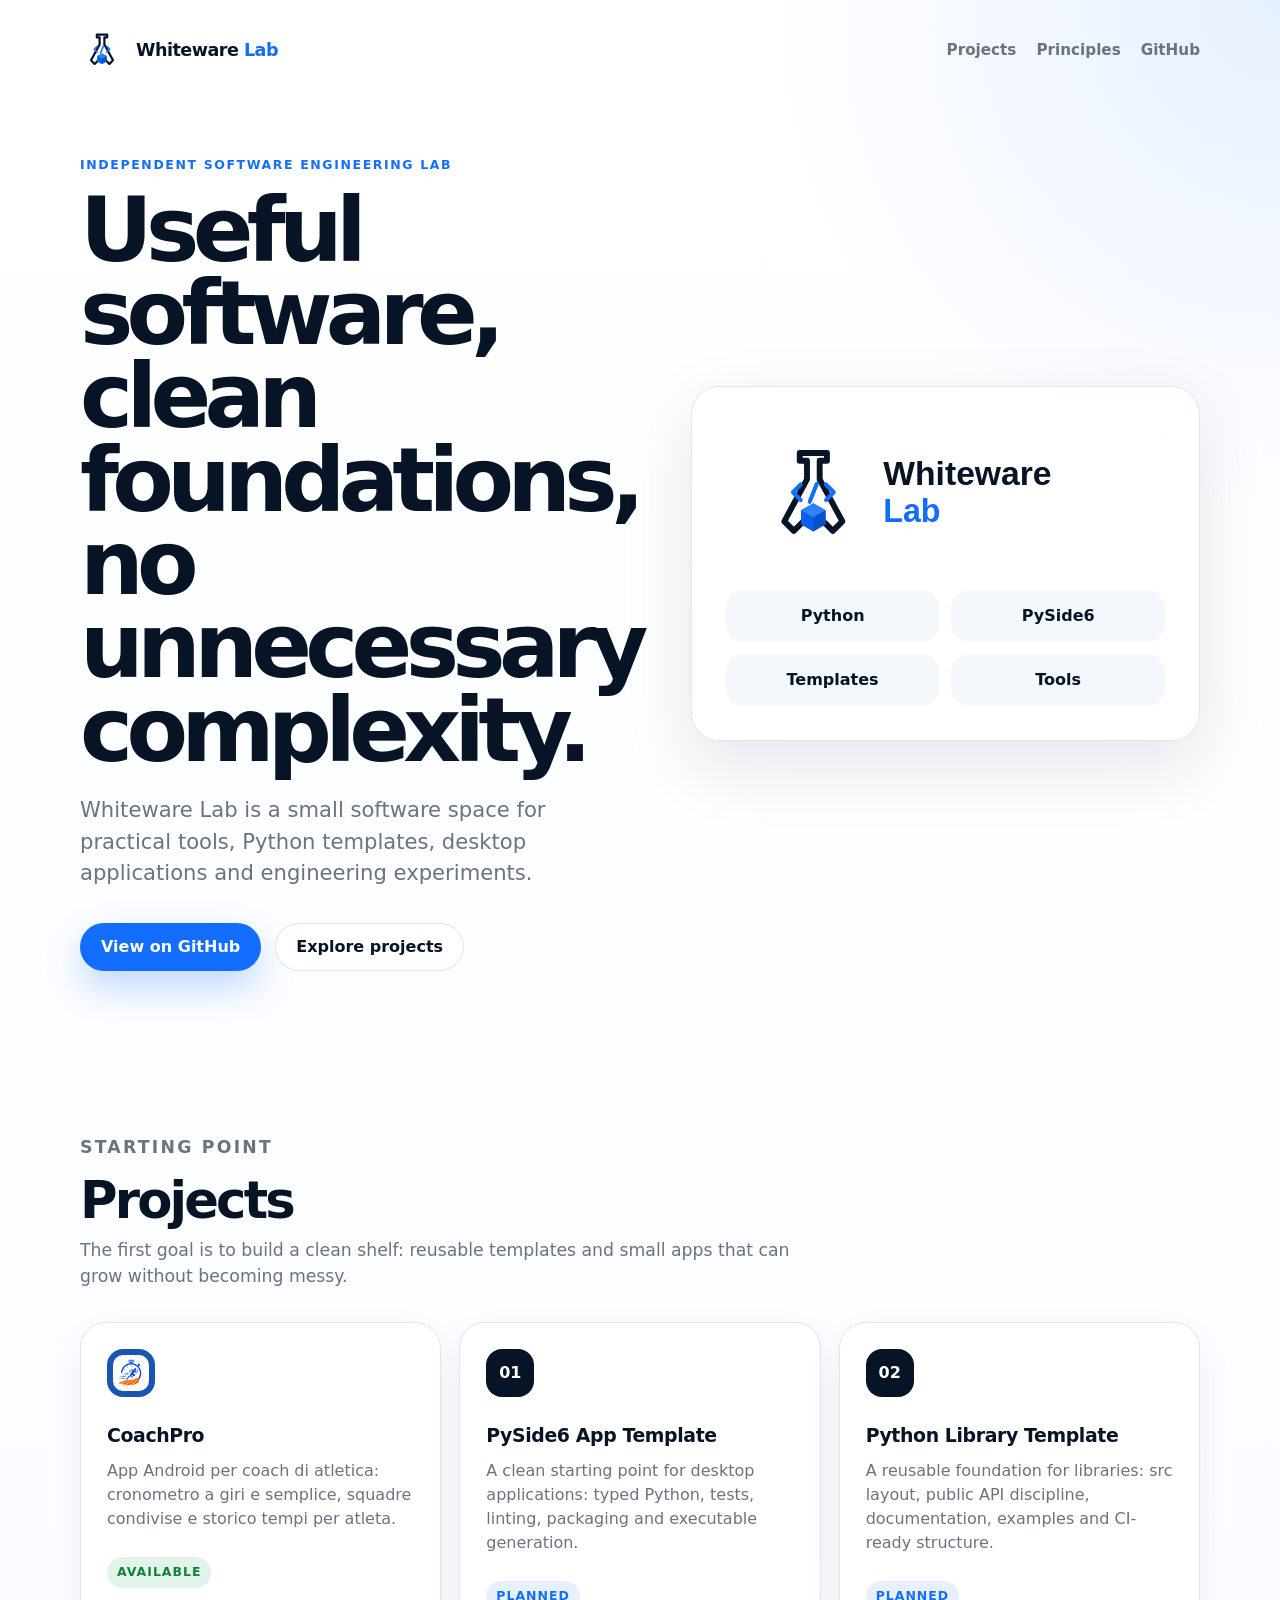
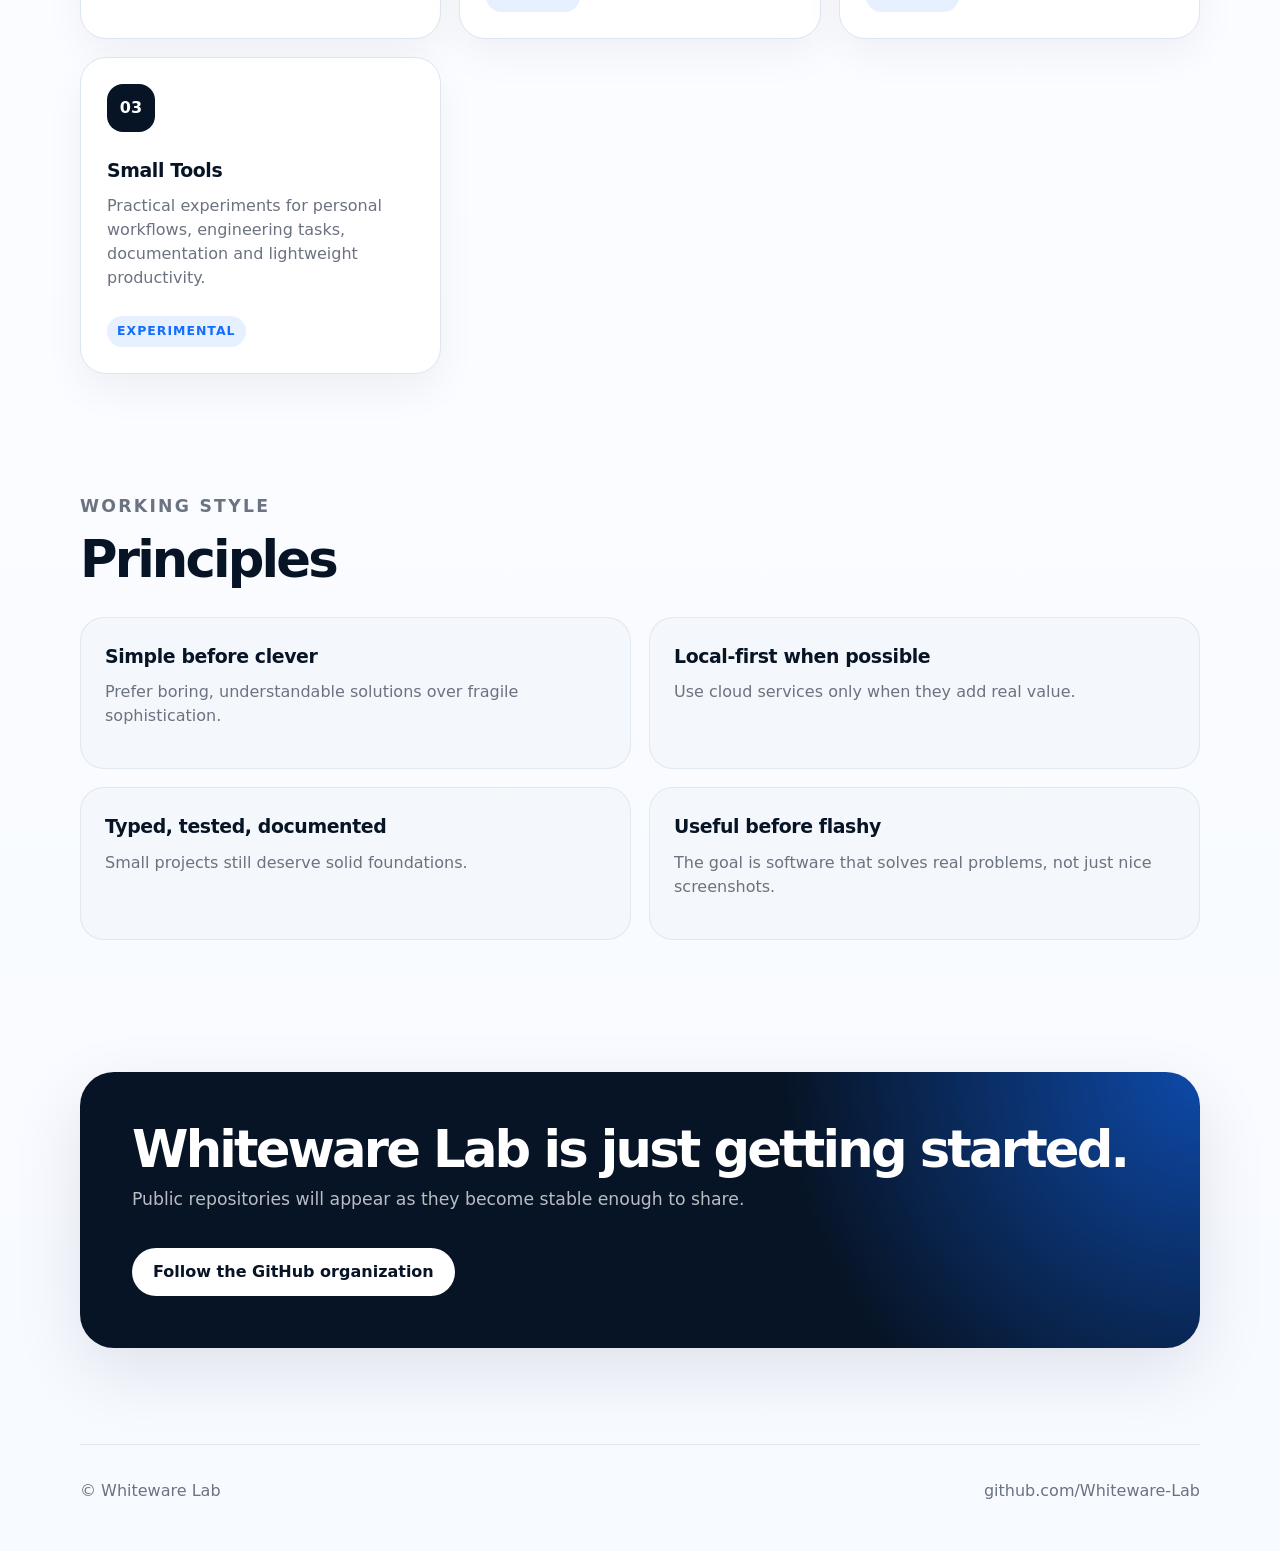
<file: index.html>
<!doctype html>
<html lang="en">
<head>
  <meta charset="utf-8">
  <meta name="viewport" content="width=device-width, initial-scale=1">
  <title>Whiteware Lab</title>
  <meta name="description" content="Whiteware Lab builds practical software tools, Python templates and engineering experiments.">
  <meta name="theme-color" content="#071426">

  <meta property="og:title" content="Whiteware Lab">
  <meta property="og:description" content="Useful software, clean foundations, no unnecessary complexity.">
  <meta property="og:type" content="website">
  <meta property="og:image" content="assets/brand/whiteware-lab-logo-full.png">

  <link rel="icon" href="assets/brand/whiteware-lab-mark.png">
  <link rel="stylesheet" href="styles.css">
</head>
<body>
  <header class="site-header">
    <a class="brand" href="#" aria-label="Whiteware Lab home">
      <img src="assets/brand/whiteware-lab-mark.svg" alt="" class="brand-mark">
      <span class="brand-text">Whiteware <strong>Lab</strong></span>
    </a>

    <nav class="site-nav" aria-label="Main navigation">
      <a href="#projects">Projects</a>
      <a href="#principles">Principles</a>
      <a href="https://github.com/Whiteware-Lab">GitHub</a>
    </nav>
  </header>

  <main>
    <section class="hero">
      <div class="hero-copy">
        <p class="eyebrow">Independent software engineering lab</p>
        <h1>Useful software, clean foundations, no unnecessary complexity.</h1>
        <p class="lead">
          Whiteware Lab is a small software space for practical tools, Python templates,
          desktop applications and engineering experiments.
        </p>
        <div class="hero-actions">
          <a class="button primary" href="https://github.com/Whiteware-Lab">View on GitHub</a>
          <a class="button secondary" href="#projects">Explore projects</a>
        </div>
      </div>

      <div class="hero-card" aria-label="Whiteware Lab identity card">
        <img src="assets/brand/whiteware-lab-logo-full.svg" alt="Whiteware Lab logo" class="logo-full">
        <div class="signal-grid">
          <span>Python</span>
          <span>PySide6</span>
          <span>Templates</span>
          <span>Tools</span>
        </div>
      </div>
    </section>

    <section class="section" id="projects">
      <div class="section-heading">
        <p class="eyebrow">Starting point</p>
        <h2>Projects</h2>
        <p>
          The first goal is to build a clean shelf: reusable templates and small apps
          that can grow without becoming messy.
        </p>
      </div>

      <div class="cards">
        <a class="card card-link" href="coachpro/">
          <div class="card-icon card-icon-image">
            <img src="assets/coachpro/logo.png" alt="">
          </div>
          <h3>CoachPro</h3>
          <p>
            App Android per coach di atletica: cronometro a giri e semplice,
            squadre condivise e storico tempi per atleta.
          </p>
          <span class="status available">available</span>
        </a>

        <article class="card">
          <div class="card-icon">01</div>
          <h3>PySide6 App Template</h3>
          <p>
            A clean starting point for desktop applications: typed Python, tests,
            linting, packaging and executable generation.
          </p>
          <span class="status">planned</span>
        </article>

        <article class="card">
          <div class="card-icon">02</div>
          <h3>Python Library Template</h3>
          <p>
            A reusable foundation for libraries: src layout, public API discipline,
            documentation, examples and CI-ready structure.
          </p>
          <span class="status">planned</span>
        </article>

        <article class="card">
          <div class="card-icon">03</div>
          <h3>Small Tools</h3>
          <p>
            Practical experiments for personal workflows, engineering tasks,
            documentation and lightweight productivity.
          </p>
          <span class="status">experimental</span>
        </article>
      </div>
    </section>

    <section class="section principles" id="principles">
      <div class="section-heading">
        <p class="eyebrow">Working style</p>
        <h2>Principles</h2>
      </div>

      <div class="principle-list">
        <div>
          <h3>Simple before clever</h3>
          <p>Prefer boring, understandable solutions over fragile sophistication.</p>
        </div>
        <div>
          <h3>Local-first when possible</h3>
          <p>Use cloud services only when they add real value.</p>
        </div>
        <div>
          <h3>Typed, tested, documented</h3>
          <p>Small projects still deserve solid foundations.</p>
        </div>
        <div>
          <h3>Useful before flashy</h3>
          <p>The goal is software that solves real problems, not just nice screenshots.</p>
        </div>
      </div>
    </section>

    <section class="cta">
      <h2>Whiteware Lab is just getting started.</h2>
      <p>
        Public repositories will appear as they become stable enough to share.
      </p>
      <a class="button primary" href="https://github.com/Whiteware-Lab">Follow the GitHub organization</a>
    </section>
  </main>

  <footer class="site-footer">
    <span>© Whiteware Lab</span>
    <a href="https://github.com/Whiteware-Lab">github.com/Whiteware-Lab</a>
  </footer>
</body>
</html>
</file>
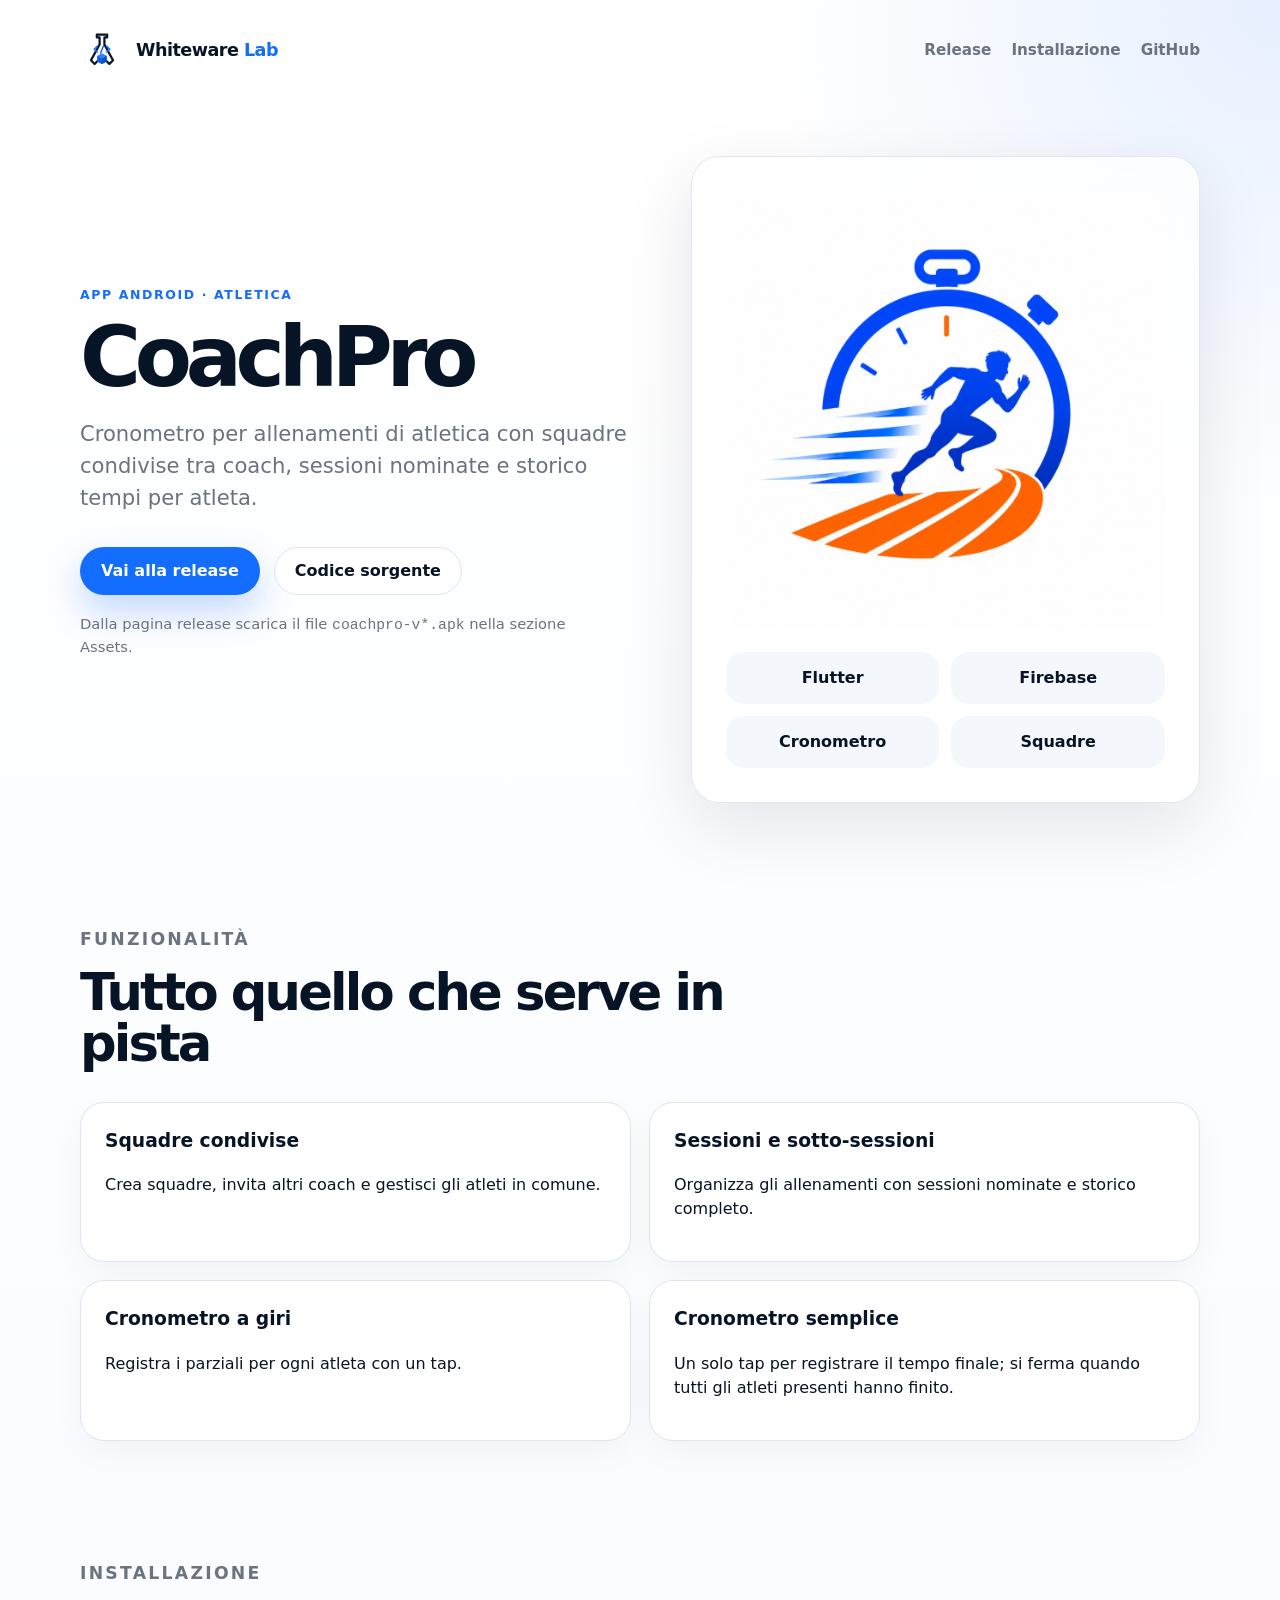
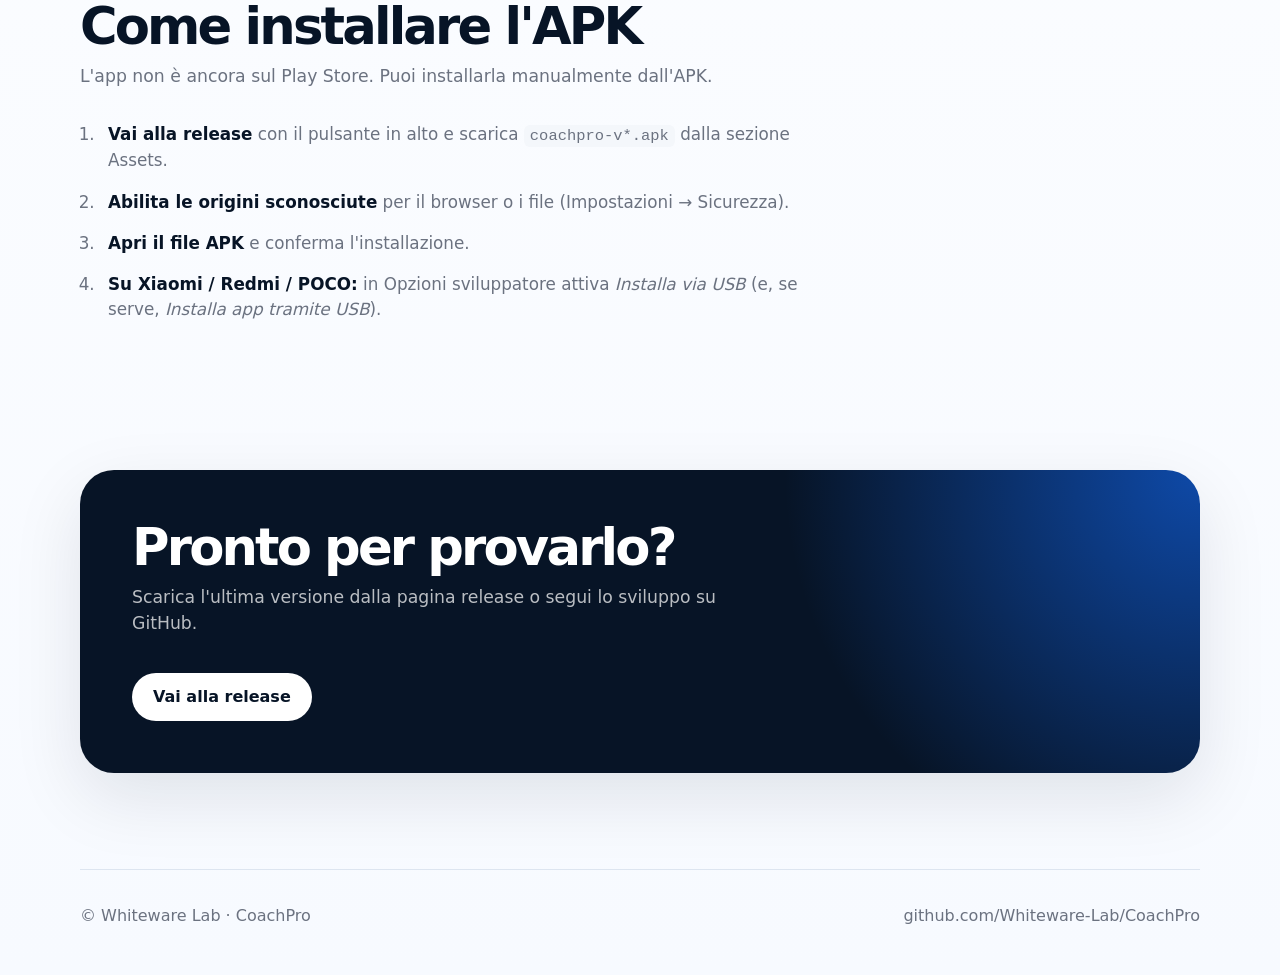
<file: coachpro/index.html>
<!doctype html>
<html lang="it">
<head>
  <meta charset="utf-8">
  <meta name="viewport" content="width=device-width, initial-scale=1">
  <title>CoachPro — Whiteware Lab</title>
  <meta name="description" content="CoachPro: cronometro e gestione squadre per allenamenti di atletica. App Android per coach.">
  <meta name="theme-color" content="#1A56B0">

  <meta property="og:title" content="CoachPro">
  <meta property="og:description" content="Cronometro intelligente e squadre condivise per l'atletica.">
  <meta property="og:type" content="website">
  <meta property="og:image" content="../assets/coachpro/logo.png">

  <link rel="icon" href="../assets/brand/whiteware-lab-mark.png">
  <link rel="stylesheet" href="../styles.css">
</head>
<body>
  <header class="site-header">
    <a class="brand" href="../index.html" aria-label="Whiteware Lab home">
      <img src="../assets/brand/whiteware-lab-mark.svg" alt="" class="brand-mark">
      <span class="brand-text">Whiteware <strong>Lab</strong></span>
    </a>

    <nav class="site-nav" aria-label="Main navigation">
      <a href="#download">Release</a>
      <a href="#install">Installazione</a>
      <a href="https://github.com/Whiteware-Lab/CoachPro">GitHub</a>
    </nav>
  </header>

  <main>
    <section class="product-hero">
      <div class="product-hero-copy">
        <p class="eyebrow">App Android · Atletica</p>
        <h1>CoachPro</h1>
        <p class="lead">
          Cronometro per allenamenti di atletica con squadre condivise tra coach,
          sessioni nominate e storico tempi per atleta.
        </p>
        <div class="hero-actions">
          <a class="button primary" href="https://github.com/Whiteware-Lab/CoachPro/releases/latest" id="download">
            Vai alla release
          </a>
          <a class="button secondary" href="https://github.com/Whiteware-Lab/CoachPro">Codice sorgente</a>
        </div>
        <p class="release-note">
          Dalla pagina release scarica il file <code>coachpro-v*.apk</code> nella sezione Assets.
        </p>
      </div>

      <div class="product-hero-card">
        <img src="../assets/coachpro/logo.png" alt="CoachPro logo" class="product-logo">
        <div class="signal-grid">
          <span>Flutter</span>
          <span>Firebase</span>
          <span>Cronometro</span>
          <span>Squadre</span>
        </div>
      </div>
    </section>

    <section class="section" id="features">
      <div class="section-heading">
        <p class="eyebrow">Funzionalità</p>
        <h2>Tutto quello che serve in pista</h2>
      </div>

      <div class="feature-list">
        <div>
          <h3>Squadre condivise</h3>
          <p>Crea squadre, invita altri coach e gestisci gli atleti in comune.</p>
        </div>
        <div>
          <h3>Sessioni e sotto-sessioni</h3>
          <p>Organizza gli allenamenti con sessioni nominate e storico completo.</p>
        </div>
        <div>
          <h3>Cronometro a giri</h3>
          <p>Registra i parziali per ogni atleta con un tap.</p>
        </div>
        <div>
          <h3>Cronometro semplice</h3>
          <p>Un solo tap per registrare il tempo finale; si ferma quando tutti gli atleti presenti hanno finito.</p>
        </div>
      </div>
    </section>

    <section class="section install-section" id="install">
      <div class="section-heading">
        <p class="eyebrow">Installazione</p>
        <h2>Come installare l'APK</h2>
        <p>L'app non è ancora sul Play Store. Puoi installarla manualmente dall'APK.</p>
      </div>

      <ol class="install-steps">
        <li>
          <strong>Vai alla release</strong> con il pulsante in alto e scarica
          <code>coachpro-v*.apk</code> dalla sezione Assets.
        </li>
        <li>
          <strong>Abilita le origini sconosciute</strong> per il browser o i file (Impostazioni → Sicurezza).
        </li>
        <li>
          <strong>Apri il file APK</strong> e conferma l'installazione.
        </li>
        <li>
          <strong>Su Xiaomi / Redmi / POCO:</strong> in Opzioni sviluppatore attiva
          <em>Installa via USB</em> (e, se serve, <em>Installa app tramite USB</em>).
        </li>
      </ol>
    </section>

    <section class="cta product-cta">
      <h2>Pronto per provarlo?</h2>
      <p>
        Scarica l'ultima versione dalla pagina release o segui lo sviluppo su GitHub.
      </p>
      <a class="button primary" href="https://github.com/Whiteware-Lab/CoachPro/releases/latest">Vai alla release</a>
    </section>
  </main>

  <footer class="site-footer">
    <span>© Whiteware Lab · CoachPro</span>
    <a href="https://github.com/Whiteware-Lab/CoachPro">github.com/Whiteware-Lab/CoachPro</a>
  </footer>
</body>
</html>
</file>
<file: styles.css>
:root {
  --navy: #071426;
  --blue: #136DFF;
  --white: #FFFFFF;
  --light: #F4F7FB;
  --line: #DDE5F0;
  --muted: #6B7280;
  --shadow: 0 24px 70px rgba(7, 20, 38, 0.10);
  --radius: 28px;
}

* {
  box-sizing: border-box;
}

html {
  scroll-behavior: smooth;
}

body {
  margin: 0;
  font-family: Inter, ui-sans-serif, system-ui, -apple-system, BlinkMacSystemFont, "Segoe UI", sans-serif;
  color: var(--navy);
  background:
    radial-gradient(circle at top right, rgba(19, 109, 255, 0.10), transparent 32rem),
    linear-gradient(180deg, #FFFFFF 0%, #F7FAFF 100%);
  line-height: 1.5;
}

a {
  color: inherit;
  text-decoration: none;
}

.site-header {
  width: min(1120px, calc(100% - 32px));
  margin: 0 auto;
  padding: 28px 0;
  display: flex;
  align-items: center;
  justify-content: space-between;
  gap: 24px;
}

.brand {
  display: inline-flex;
  align-items: center;
  gap: 12px;
  font-weight: 800;
  letter-spacing: -0.03em;
  font-size: 1.1rem;
}

.brand-mark {
  width: 44px;
  height: 44px;
  display: block;
}

.brand-text strong {
  color: var(--blue);
}

.site-nav {
  display: flex;
  align-items: center;
  gap: 20px;
  color: var(--muted);
  font-weight: 650;
  font-size: 0.95rem;
}

.site-nav a:hover {
  color: var(--blue);
}

.hero {
  width: min(1120px, calc(100% - 32px));
  min-height: 72vh;
  margin: 0 auto;
  display: grid;
  grid-template-columns: 1.05fr 0.95fr;
  gap: 48px;
  align-items: center;
  padding: 56px 0 88px;
}

.eyebrow {
  margin: 0 0 14px;
  color: var(--blue);
  text-transform: uppercase;
  letter-spacing: 0.13em;
  font-weight: 800;
  font-size: 0.78rem;
}

h1, h2, h3, p {
  margin-top: 0;
}

h1 {
  max-width: 720px;
  margin-bottom: 22px;
  font-size: clamp(3rem, 7vw, 6.4rem);
  line-height: 0.93;
  letter-spacing: -0.075em;
}

.lead {
  max-width: 650px;
  color: var(--muted);
  font-size: clamp(1.08rem, 2vw, 1.32rem);
}

.hero-actions {
  display: flex;
  flex-wrap: wrap;
  gap: 14px;
  margin-top: 34px;
}

.button {
  display: inline-flex;
  align-items: center;
  justify-content: center;
  min-height: 48px;
  padding: 0 20px;
  border-radius: 999px;
  font-weight: 800;
  border: 1px solid transparent;
  transition: transform 160ms ease, box-shadow 160ms ease, border-color 160ms ease;
}

.button:hover {
  transform: translateY(-1px);
}

.button.primary {
  color: white;
  background: var(--blue);
  box-shadow: 0 16px 36px rgba(19, 109, 255, 0.26);
}

.button.secondary {
  color: var(--navy);
  background: white;
  border-color: var(--line);
}

.hero-card {
  padding: 34px;
  border: 1px solid rgba(221, 229, 240, 0.90);
  border-radius: var(--radius);
  background: rgba(255, 255, 255, 0.76);
  box-shadow: var(--shadow);
  backdrop-filter: blur(14px);
}

.logo-full {
  width: 100%;
  display: block;
  border-radius: 22px;
  background: white;
}

.signal-grid {
  display: grid;
  grid-template-columns: repeat(2, 1fr);
  gap: 12px;
  margin-top: 22px;
}

.signal-grid span {
  padding: 14px 16px;
  border-radius: 18px;
  background: var(--light);
  color: var(--navy);
  font-weight: 800;
  text-align: center;
}

.section {
  width: min(1120px, calc(100% - 32px));
  margin: 0 auto;
  padding: 76px 0;
}

.section-heading {
  max-width: 720px;
  margin-bottom: 32px;
}

.section-heading h2,
.cta h2 {
  margin-bottom: 12px;
  font-size: clamp(2.1rem, 4vw, 3.8rem);
  line-height: 1;
  letter-spacing: -0.055em;
}

.section-heading p {
  color: var(--muted);
  font-size: 1.08rem;
}

.cards {
  display: grid;
  grid-template-columns: repeat(3, 1fr);
  gap: 18px;
}

.card {
  min-height: 270px;
  padding: 26px;
  border: 1px solid var(--line);
  border-radius: 26px;
  background: white;
  box-shadow: 0 16px 40px rgba(7, 20, 38, 0.05);
}

.card-icon {
  width: 48px;
  height: 48px;
  margin-bottom: 24px;
  display: grid;
  place-items: center;
  border-radius: 16px;
  color: white;
  background: var(--navy);
  font-weight: 900;
}

.card h3,
.principle-list h3 {
  margin-bottom: 10px;
  font-size: 1.18rem;
  letter-spacing: -0.02em;
}

.card p,
.principle-list p {
  color: var(--muted);
}

.status {
  display: inline-flex;
  margin-top: 10px;
  padding: 6px 10px;
  border-radius: 999px;
  background: rgba(19, 109, 255, 0.10);
  color: var(--blue);
  font-size: 0.78rem;
  font-weight: 900;
  text-transform: uppercase;
  letter-spacing: 0.08em;
}

.status.available {
  background: rgba(22, 163, 74, 0.12);
  color: #15803d;
}

.card-link {
  display: block;
  color: inherit;
  transition: transform 160ms ease, box-shadow 160ms ease, border-color 160ms ease;
}

.card-link:hover {
  transform: translateY(-2px);
  border-color: rgba(19, 109, 255, 0.35);
  box-shadow: 0 20px 48px rgba(7, 20, 38, 0.10);
}

.card-icon-image {
  padding: 6px;
  background: #1A56B0;
  overflow: hidden;
}

.card-icon-image img {
  width: 100%;
  height: 100%;
  object-fit: cover;
  border-radius: 10px;
}

.product-hero {
  width: min(1120px, calc(100% - 32px));
  margin: 0 auto;
  display: grid;
  grid-template-columns: 1.05fr 0.95fr;
  gap: 48px;
  align-items: center;
  padding: 56px 0 48px;
}

.product-hero h1 {
  font-size: clamp(3rem, 7vw, 5.2rem);
}

.product-hero-card {
  padding: 34px;
  border: 1px solid rgba(221, 229, 240, 0.90);
  border-radius: var(--radius);
  background: rgba(255, 255, 255, 0.76);
  box-shadow: var(--shadow);
  backdrop-filter: blur(14px);
}

.product-logo {
  width: 100%;
  display: block;
  border-radius: 22px;
  background: #1A56B0;
}

.release-note {
  margin-top: 18px;
  max-width: 520px;
  color: var(--muted);
  font-size: 0.92rem;
}

.feature-list {
  display: grid;
  grid-template-columns: repeat(2, 1fr);
  gap: 18px;
}

.feature-list div {
  padding: 24px;
  border-radius: 24px;
  background: white;
  border: 1px solid var(--line);
  box-shadow: 0 12px 32px rgba(7, 20, 38, 0.04);
}

.install-section {
  padding-top: 44px;
}

.install-steps {
  margin: 0;
  padding-left: 1.25rem;
  max-width: 720px;
  color: var(--muted);
  font-size: 1.05rem;
}

.install-steps li {
  margin-bottom: 16px;
  padding-left: 8px;
}

.install-steps strong {
  color: var(--navy);
}

.install-steps code {
  padding: 2px 6px;
  border-radius: 6px;
  background: var(--light);
  font-size: 0.92em;
}

.install-steps a {
  color: var(--blue);
  font-weight: 650;
}

.install-steps a:hover {
  text-decoration: underline;
}

.product-cta {
  margin-top: 24px;
}

.principles {
  padding-top: 44px;
}

.principle-list {
  display: grid;
  grid-template-columns: repeat(2, 1fr);
  gap: 18px;
}

.principle-list div {
  padding: 24px;
  border-radius: 24px;
  background: var(--light);
  border: 1px solid rgba(221, 229, 240, 0.85);
}

.cta {
  width: min(1120px, calc(100% - 32px));
  margin: 56px auto 96px;
  padding: 52px;
  border-radius: 34px;
  color: white;
  background:
    radial-gradient(circle at top right, rgba(19, 109, 255, 0.60), transparent 26rem),
    var(--navy);
  box-shadow: var(--shadow);
}

.cta p {
  max-width: 620px;
  color: rgba(255, 255, 255, 0.72);
  font-size: 1.08rem;
}

.cta .button.primary {
  margin-top: 18px;
  background: white;
  color: var(--navy);
  box-shadow: none;
}

.site-footer {
  width: min(1120px, calc(100% - 32px));
  margin: 0 auto;
  padding: 34px 0 48px;
  display: flex;
  justify-content: space-between;
  gap: 18px;
  color: var(--muted);
  border-top: 1px solid var(--line);
}

.site-footer a:hover {
  color: var(--blue);
}

@media (max-width: 860px) {
  .site-header {
    align-items: flex-start;
    flex-direction: column;
  }

  .site-nav {
    width: 100%;
    justify-content: space-between;
  }

  .hero {
    grid-template-columns: 1fr;
    min-height: auto;
    padding-top: 30px;
  }

  .cards,
  .principle-list,
  .feature-list {
    grid-template-columns: 1fr;
  }

  .product-hero {
    grid-template-columns: 1fr;
    padding-top: 30px;
  }

  .cta {
    padding: 34px 24px;
  }

  .site-footer {
    flex-direction: column;
  }
}

@media (max-width: 520px) {
  .site-nav {
    gap: 12px;
    font-size: 0.88rem;
  }

  .hero-card {
    padding: 18px;
  }

  .signal-grid {
    grid-template-columns: 1fr;
  }

  .button {
    width: 100%;
  }
}
</file>
